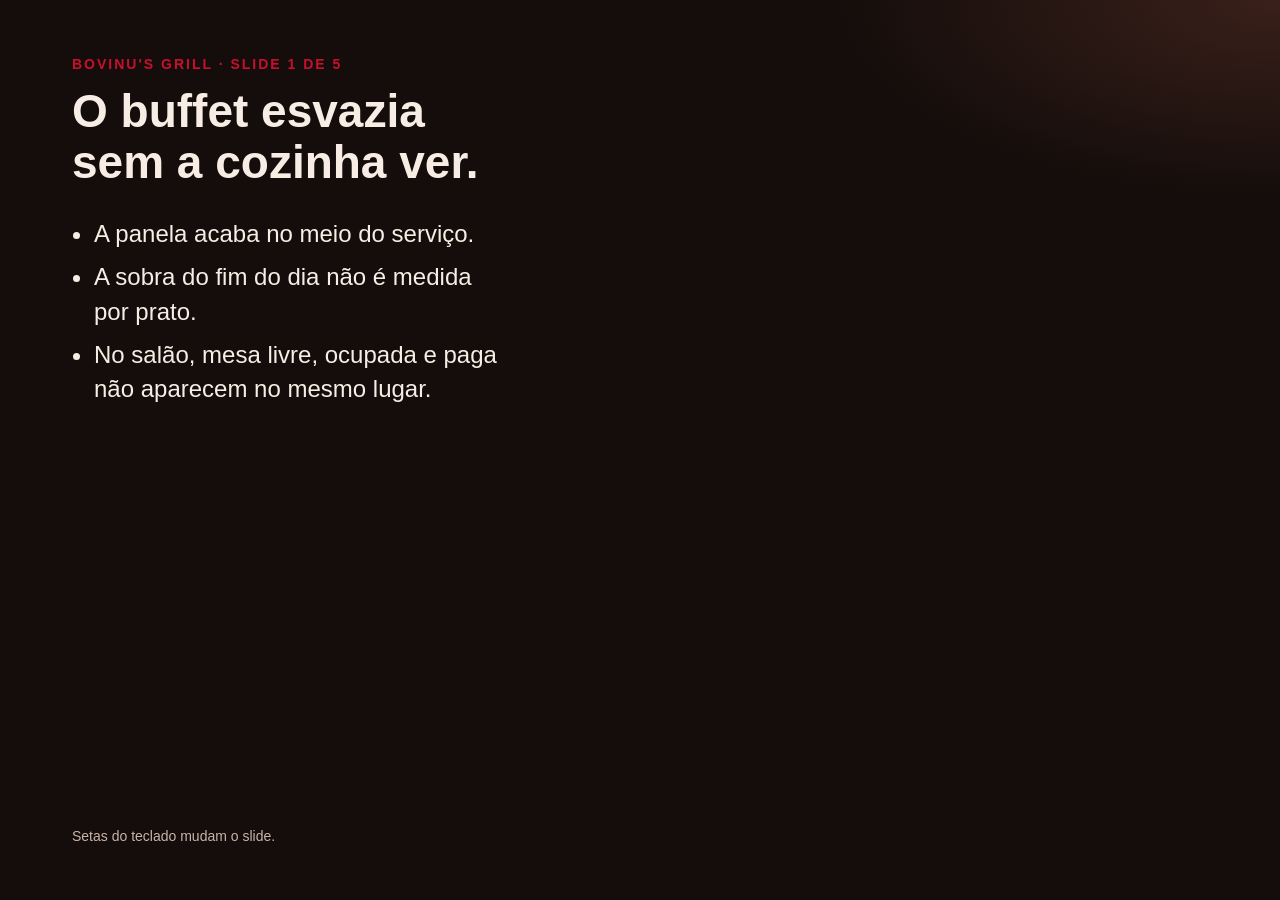
<file: entrega/apresentacao.html>
<!doctype html>
<html lang="pt-BR">
<head>
<meta charset="utf-8">
<meta name="viewport" content="width=device-width, initial-scale=1">
<title>BovinuScale · 5 slides</title>
<style>
  * { box-sizing:border-box; margin:0; padding:0; }
  body { background:#000; font-family:"Segoe UI",Arial,sans-serif; color:#f7ede4; }
  .slide { display:none; min-height:100vh; padding:56px 72px; background:
    radial-gradient(900px 400px at 100% 0%, #3a201a, transparent 50%), #140d0b; }
  .slide.on { display:flex; flex-direction:column; }
  .kicker { color:#C8102E; font-weight:900; letter-spacing:2px; font-size:14px; }
  h1 { font-size:46px; line-height:1.1; margin:14px 0 22px; max-width:16ch; }
  ul { font-size:24px; line-height:1.45; padding-left:22px; max-width:18em; }
  li { margin:8px 0; }
  .gold { color:#E8B04B; }
  .foot { margin-top:auto; color:#c9b4a8; font-size:14px; }
  .cols { display:grid; grid-template-columns:1.1fr .9fr; gap:36px; align-items:center; }
  .box { background:#2b1b17; border:1px solid #422a24; border-left:5px solid #C8102E; border-radius:12px; padding:16px 18px; margin:10px 0; font-size:20px; }
</style>
</head>
<body>
<section class="slide on">
  <div class="kicker">BOVINU'S GRILL · SLIDE 1 DE 5</div>
  <h1>O buffet esvazia sem a cozinha ver.</h1>
  <ul>
    <li>A panela acaba no meio do serviço.</li>
    <li>A sobra do fim do dia não é medida por prato.</li>
    <li>No salão, mesa livre, ocupada e paga não aparecem no mesmo lugar.</li>
  </ul>
  <p class="foot">Setas do teclado mudam o slide.</p>
</section>
<section class="slide">
  <div class="kicker">SLIDE 2 DE 5 · DESENVOLVIMENTO</div>
  <h1>Cinco passos até o sistema.</h1>
  <ul>
    <li>Servidor Python e banco SQLite.</li>
    <li>Peso da balança vira alimento disponível.</li>
    <li>Painel da cozinha, de 10 em 10 minutos.</li>
    <li>Relatório de consumo por balança.</li>
    <li>QR da mesa, caixa e alerta sonoro.</li>
  </ul>
  <p class="foot">Cada passo ficou utilizável antes do seguinte.</p>
</section>
<section class="slide">
  <div class="kicker">SLIDE 3 DE 5 · ESTRUTURA</div>
  <h1>Uma API, três telas.</h1>
  <div class="cols">
    <div>
      <div class="box">Balança e QR entram pela API.</div>
      <div class="box">O SQLite guarda panela, pesagem e mesa.</div>
      <div class="box">Cozinha, relatório, salão e caixa leem o mesmo dado.</div>
    </div>
    <div>
      <p class="gold" style="font-size:22px;font-weight:800;margin-bottom:8px">Arquivos</p>
      <ul style="font-size:20px">
        <li>server.py</li>
        <li>web/</li>
        <li>bovinus.db</li>
      </ul>
    </div>
  </div>
  <p class="foot">Diagrama completo no documento de detalhamento.</p>
</section>
<section class="slide">
  <div class="kicker">SLIDE 4 DE 5 · INTEGRAÇÃO</div>
  <h1>Cozinha, salão e caixa no mesmo fluxo.</h1>
  <ul>
    <li>A balança avisa a cozinha e alimenta o relatório.</li>
    <li>O QR do garçom marca a mesa como ocupada.</li>
    <li>O pagamento no caixa libera a mesa.</li>
    <li>O salão apita e a equipe limpa a mesa.</li>
  </ul>
  <p class="foot">Reposição de panela não entra como consumo.</p>
</section>
<section class="slide">
  <div class="kicker">SLIDE 5 DE 5 · APRESENTAÇÃO FINAL</div>
  <h1>O que a banca vê na prática.</h1>
  <ul>
    <li>Panela baixa vira alerta de repor agora.</li>
    <li>O dia fecha com quilos, porções e sobra.</li>
    <li>Mesa 21 ocupada no segundo do QR.</li>
    <li>Pagamento no caixa, apito no salão.</li>
  </ul>
  <p class="foot">BovinuScale · protótipo pronto para demonstração.</p>
</section>
<script>
  const slides = [...document.querySelectorAll(".slide")];
  let i = 0;
  function show(n){ i = (n + slides.length) % slides.length; slides.forEach((s,k)=>s.classList.toggle("on", k===i)); }
  document.addEventListener("keydown", (e)=>{
    if (e.key === "ArrowRight" || e.key === " ") show(i+1);
    if (e.key === "ArrowLeft") show(i-1);
  });
</script>
</body>
</html>
</file>
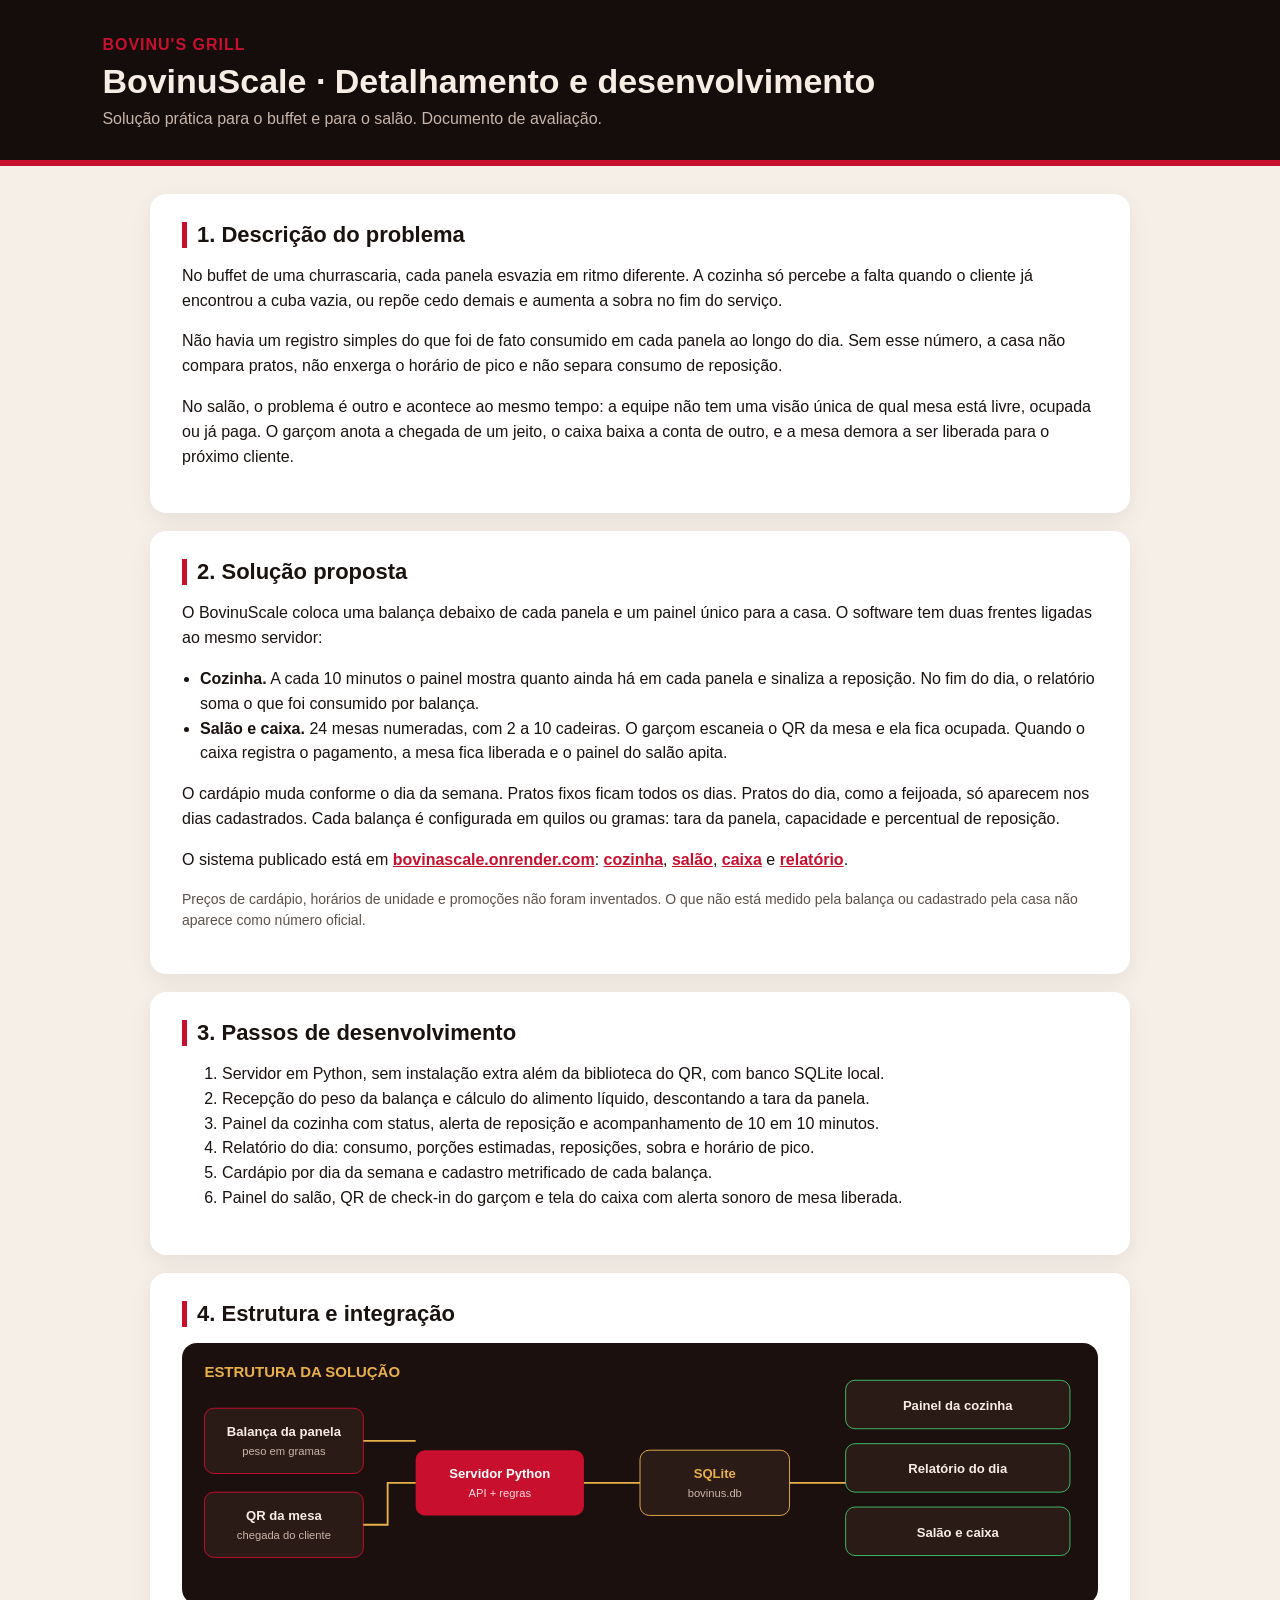
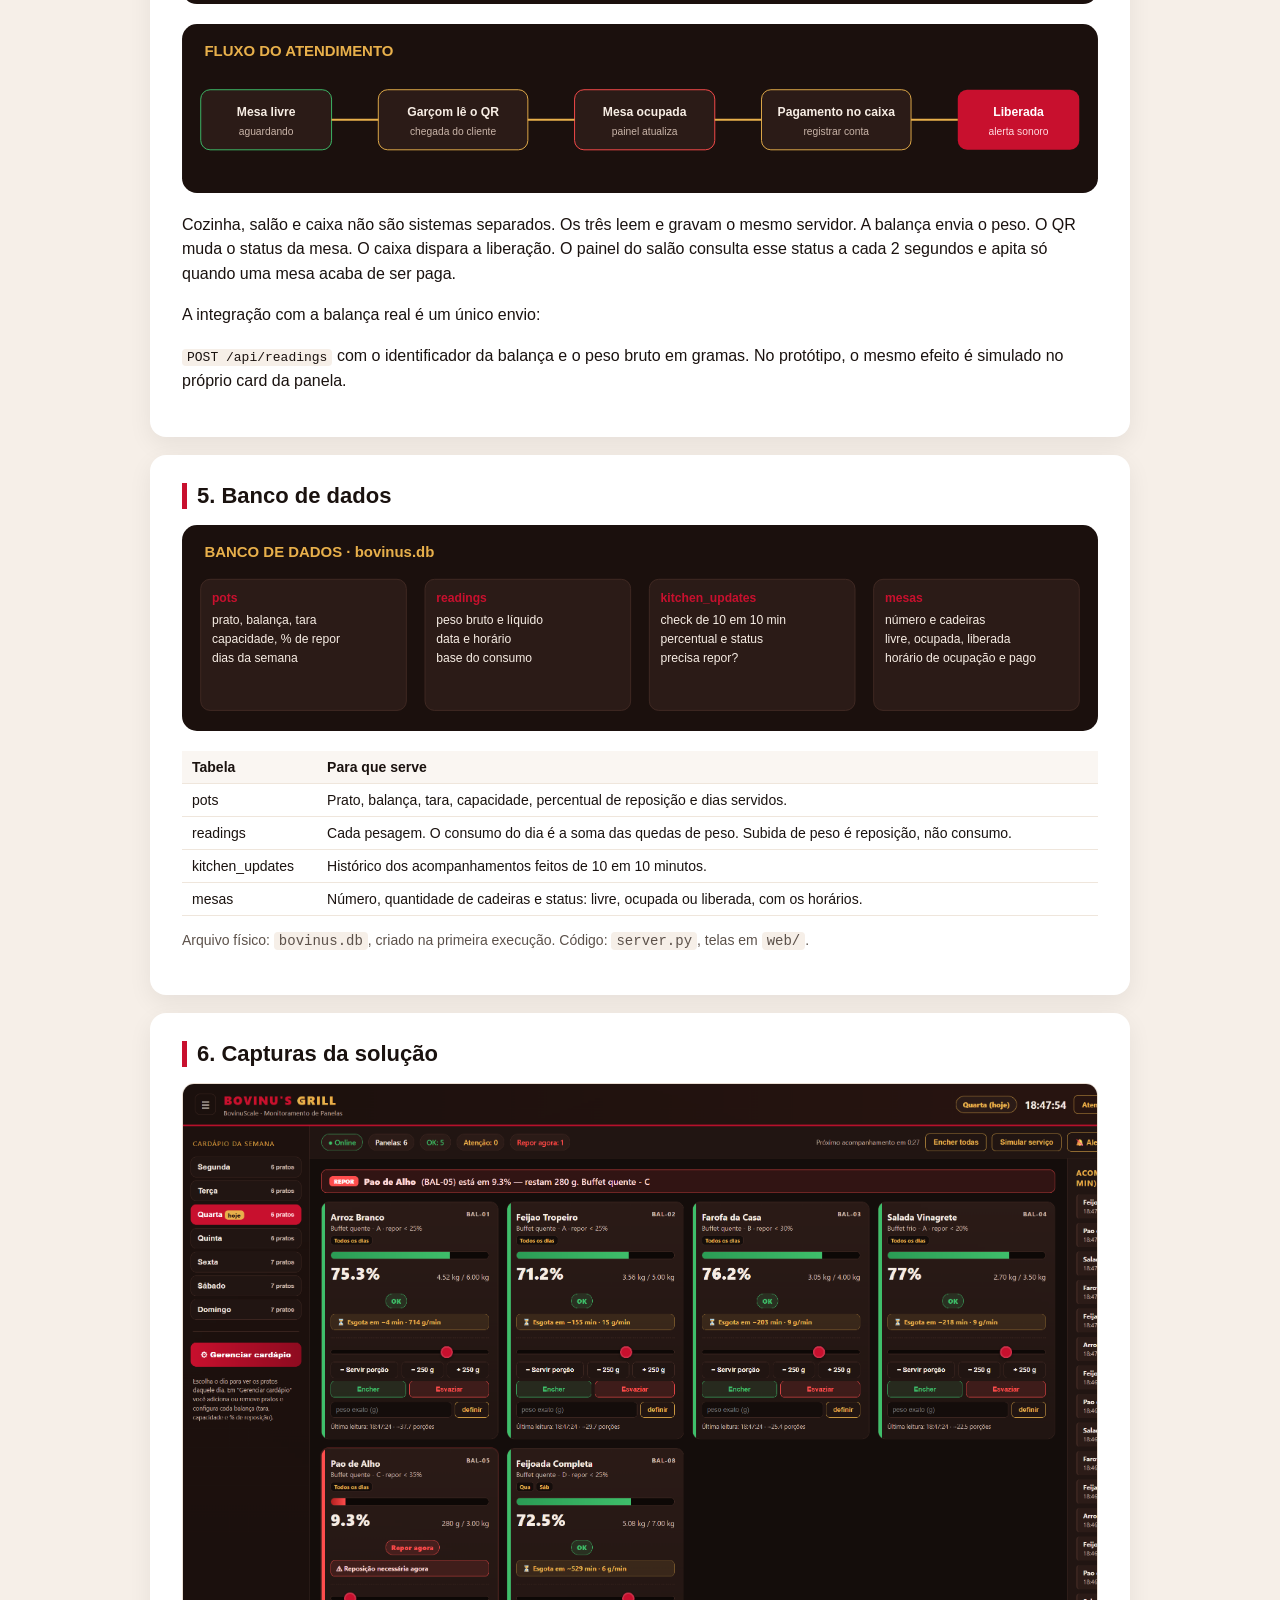
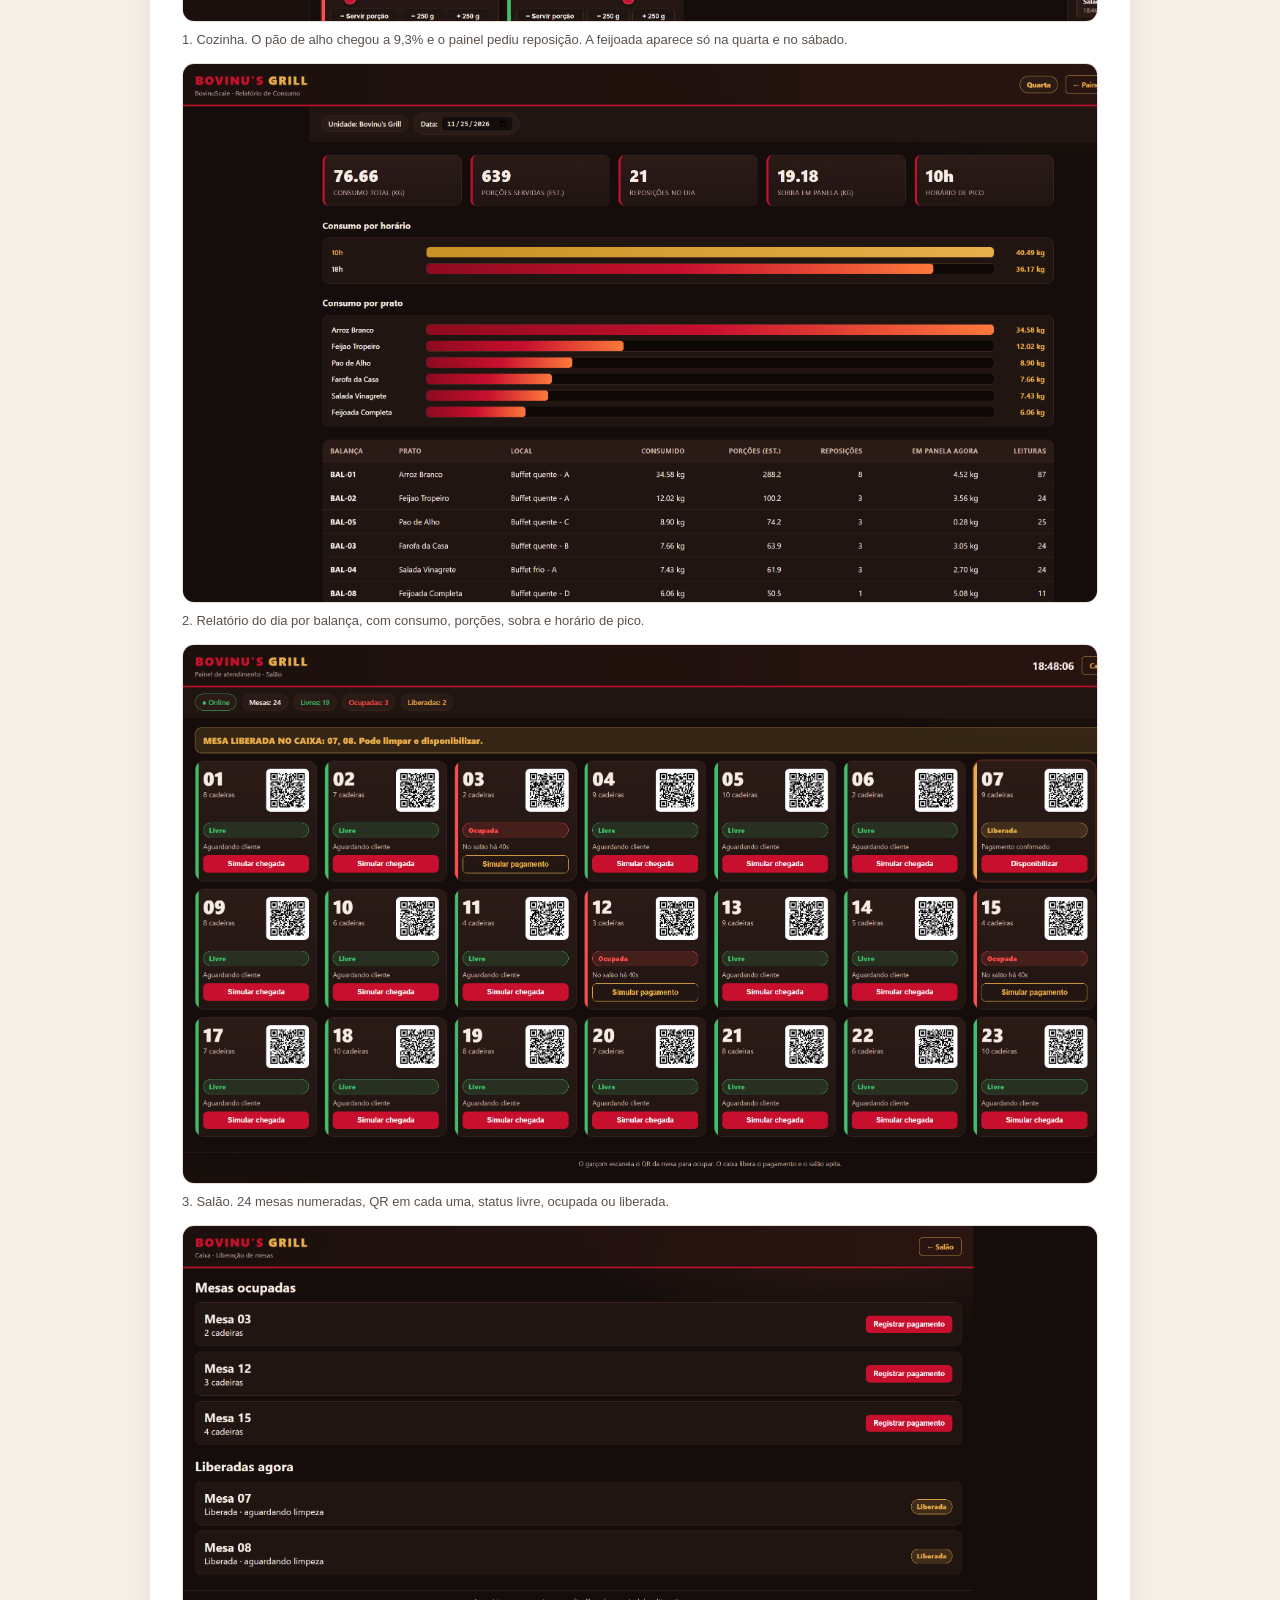
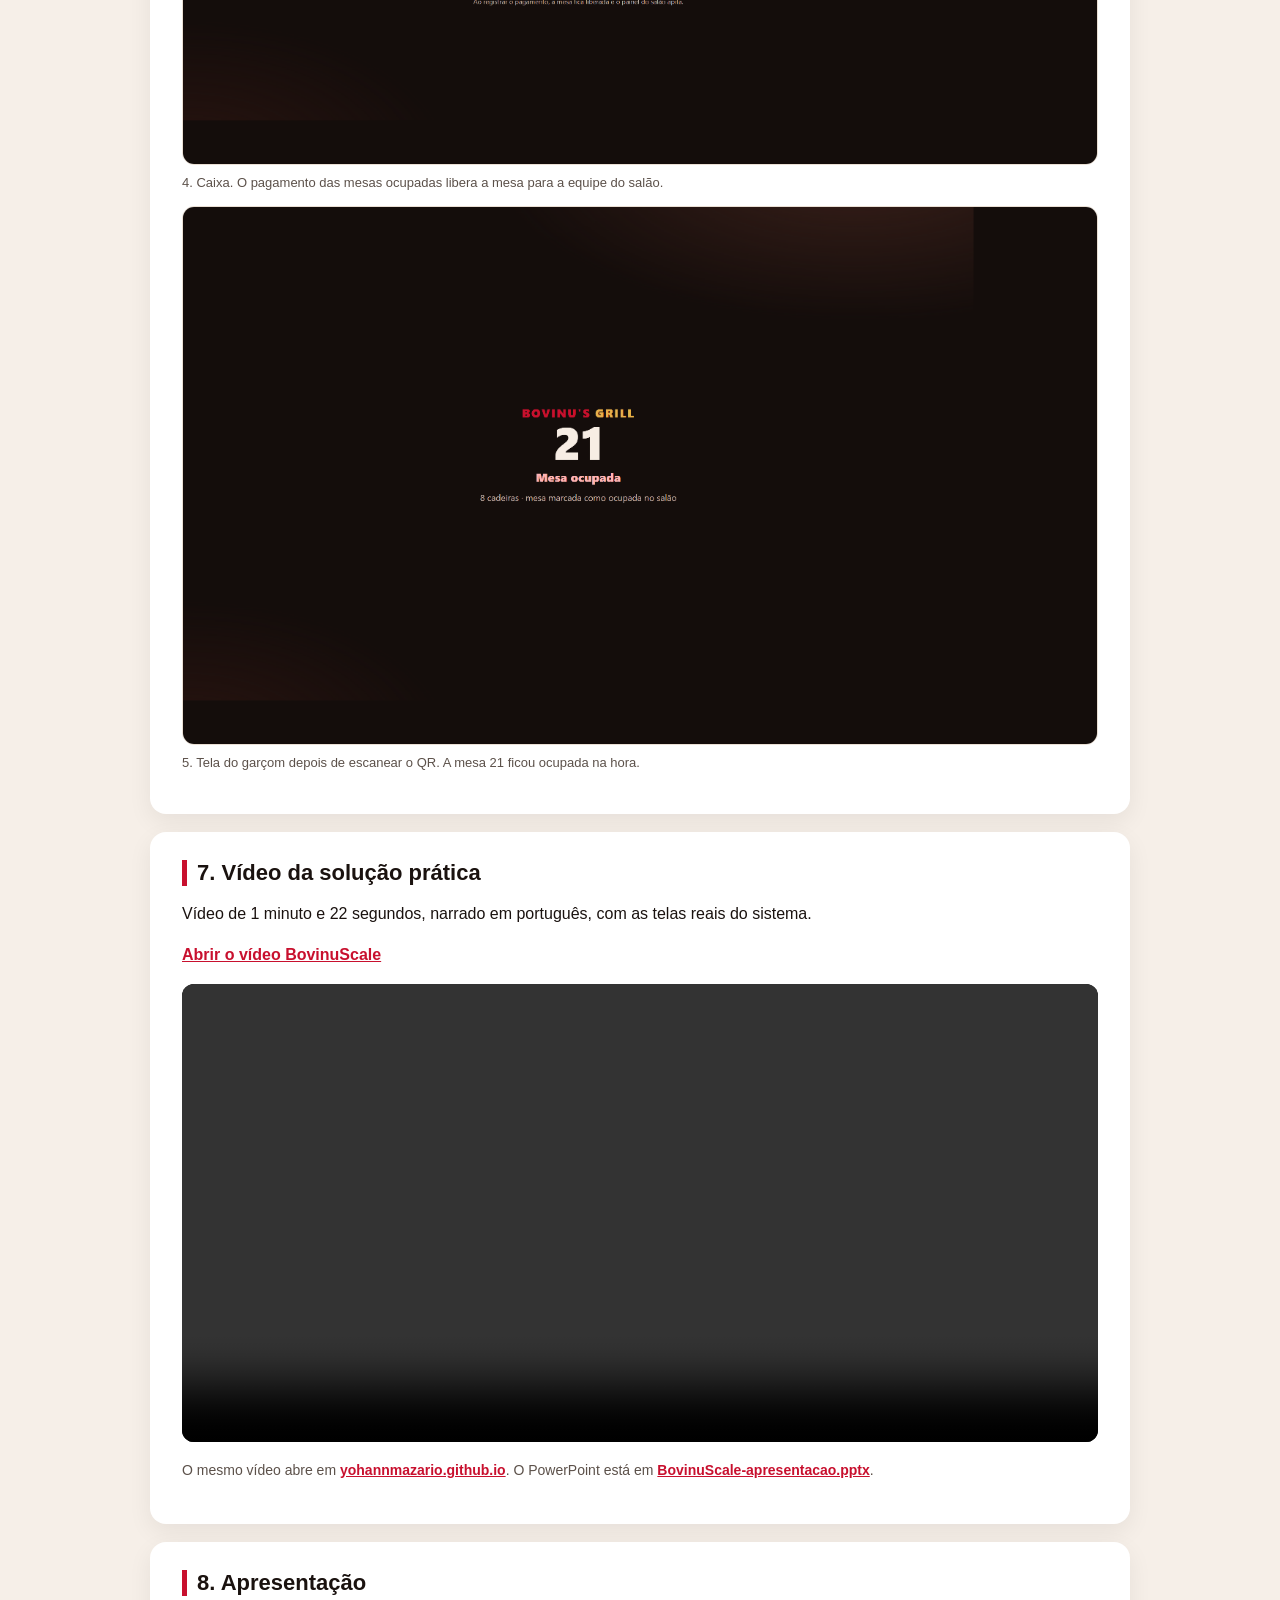
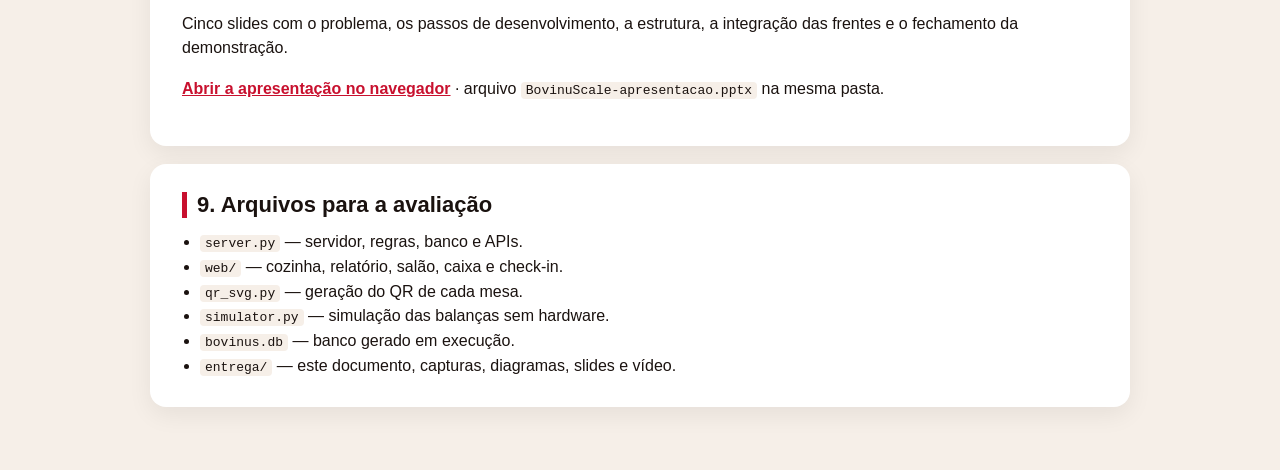
<file: entrega/detalhamento.html>
<!doctype html>
<html lang="pt-BR">
<head>
<meta charset="utf-8">
<meta name="viewport" content="width=device-width, initial-scale=1">
<title>BovinuScale · Detalhamento da solução</title>
<style>
  :root { --brand:#C8102E; --gold:#E8B04B; --ink:#1a120f; --muted:#5c514a; }
  * { box-sizing:border-box; }
  body { margin:0; font-family:"Segoe UI",Arial,sans-serif; color:var(--ink); background:#f6efe8; }
  header { background:#140d0b; color:#f7ede4; padding:36px 8vw 28px; border-bottom:6px solid var(--brand); }
  header .logo { color:var(--brand); font-weight:900; letter-spacing:1px; }
  header h1 { margin:8px 0 6px; font-size:34px; }
  header p { margin:0; color:#c9b4a8; }
  main { width:min(980px,92vw); margin:28px auto 64px; }
  section { background:#fff; border-radius:16px; padding:28px 32px; margin-bottom:18px; box-shadow:0 8px 24px #0001; }
  h2 { margin:0 0 12px; font-size:22px; border-left:5px solid var(--brand); padding-left:10px; }
  h3 { margin:18px 0 8px; font-size:16px; }
  p, li { line-height:1.55; }
  ul { margin:8px 0 0; padding-left:18px; }
  .muted { color:var(--muted); font-size:14px; }
  figure { margin:16px 0; }
  img.shot { width:100%; border-radius:12px; border:1px solid #eadfd4; }
  figcaption { font-size:13px; color:var(--muted); margin-top:6px; }
  table { width:100%; border-collapse:collapse; font-size:14px; }
  th, td { text-align:left; padding:8px 10px; border-bottom:1px solid #efe6dc; vertical-align:top; }
  th { background:#faf6f2; }
  a { color:var(--brand); font-weight:700; }
  code { background:#f6efe8; padding:1px 5px; border-radius:4px; }
  .video { width:100%; border-radius:12px; background:#000; }
</style>
</head>
<body>
<header>
  <div class="logo">BOVINU'S GRILL</div>
  <h1>BovinuScale · Detalhamento e desenvolvimento</h1>
  <p>Solução prática para o buffet e para o salão. Documento de avaliação.</p>
</header>
<main>

<section>
  <h2>1. Descrição do problema</h2>
  <p>No buffet de uma churrascaria, cada panela esvazia em ritmo diferente. A cozinha só percebe a falta quando o cliente já encontrou a cuba vazia, ou repõe cedo demais e aumenta a sobra no fim do serviço.</p>
  <p>Não havia um registro simples do que foi de fato consumido em cada panela ao longo do dia. Sem esse número, a casa não compara pratos, não enxerga o horário de pico e não separa consumo de reposição.</p>
  <p>No salão, o problema é outro e acontece ao mesmo tempo: a equipe não tem uma visão única de qual mesa está livre, ocupada ou já paga. O garçom anota a chegada de um jeito, o caixa baixa a conta de outro, e a mesa demora a ser liberada para o próximo cliente.</p>
</section>

<section>
  <h2>2. Solução proposta</h2>
  <p>O BovinuScale coloca uma balança debaixo de cada panela e um painel único para a casa. O software tem duas frentes ligadas ao mesmo servidor:</p>
  <ul>
    <li><strong>Cozinha.</strong> A cada 10 minutos o painel mostra quanto ainda há em cada panela e sinaliza a reposição. No fim do dia, o relatório soma o que foi consumido por balança.</li>
    <li><strong>Salão e caixa.</strong> 24 mesas numeradas, com 2 a 10 cadeiras. O garçom escaneia o QR da mesa e ela fica ocupada. Quando o caixa registra o pagamento, a mesa fica liberada e o painel do salão apita.</li>
  </ul>
  <p>O cardápio muda conforme o dia da semana. Pratos fixos ficam todos os dias. Pratos do dia, como a feijoada, só aparecem nos dias cadastrados. Cada balança é configurada em quilos ou gramas: tara da panela, capacidade e percentual de reposição.</p>
  <p>O sistema publicado está em <a href="https://bovinascale.onrender.com/">bovinascale.onrender.com</a>: <a href="https://bovinascale.onrender.com/">cozinha</a>, <a href="https://bovinascale.onrender.com/atendimento.html">salão</a>, <a href="https://bovinascale.onrender.com/caixa.html">caixa</a> e <a href="https://bovinascale.onrender.com/report.html">relatório</a>.</p>
  <p class="muted">Preços de cardápio, horários de unidade e promoções não foram inventados. O que não está medido pela balança ou cadastrado pela casa não aparece como número oficial.</p>
</section>

<section>
  <h2>3. Passos de desenvolvimento</h2>
  <ol>
    <li>Servidor em Python, sem instalação extra além da biblioteca do QR, com banco SQLite local.</li>
    <li>Recepção do peso da balança e cálculo do alimento líquido, descontando a tara da panela.</li>
    <li>Painel da cozinha com status, alerta de reposição e acompanhamento de 10 em 10 minutos.</li>
    <li>Relatório do dia: consumo, porções estimadas, reposições, sobra e horário de pico.</li>
    <li>Cardápio por dia da semana e cadastro metrificado de cada balança.</li>
    <li>Painel do salão, QR de check-in do garçom e tela do caixa com alerta sonoro de mesa liberada.</li>
  </ol>
</section>

<section>
  <h2>4. Estrutura e integração</h2>
  <figure><img src="diagramas/arquitetura.svg" alt="Arquitetura do BovinuScale"></figure>
  <figure><img src="diagramas/fluxo-salao.svg" alt="Fluxo de atendimento das mesas"></figure>
  <p>Cozinha, salão e caixa não são sistemas separados. Os três leem e gravam o mesmo servidor. A balança envia o peso. O QR muda o status da mesa. O caixa dispara a liberação. O painel do salão consulta esse status a cada 2 segundos e apita só quando uma mesa acaba de ser paga.</p>
  <p>A integração com a balança real é um único envio:</p>
  <p><code>POST /api/readings</code> com o identificador da balança e o peso bruto em gramas. No protótipo, o mesmo efeito é simulado no próprio card da panela.</p>
</section>

<section>
  <h2>5. Banco de dados</h2>
  <figure><img src="diagramas/banco.svg" alt="Tabelas do banco"></figure>
  <table>
    <thead><tr><th>Tabela</th><th>Para que serve</th></tr></thead>
    <tbody>
      <tr><td>pots</td><td>Prato, balança, tara, capacidade, percentual de reposição e dias servidos.</td></tr>
      <tr><td>readings</td><td>Cada pesagem. O consumo do dia é a soma das quedas de peso. Subida de peso é reposição, não consumo.</td></tr>
      <tr><td>kitchen_updates</td><td>Histórico dos acompanhamentos feitos de 10 em 10 minutos.</td></tr>
      <tr><td>mesas</td><td>Número, quantidade de cadeiras e status: livre, ocupada ou liberada, com os horários.</td></tr>
    </tbody>
  </table>
  <p class="muted">Arquivo físico: <code>bovinus.db</code>, criado na primeira execução. Código: <code>server.py</code>, telas em <code>web/</code>.</p>
</section>

<section>
  <h2>6. Capturas da solução</h2>
  <figure>
    <img class="shot" src="capturas/01-cozinha.png" alt="Painel da cozinha">
    <figcaption>1. Cozinha. O pão de alho chegou a 9,3% e o painel pediu reposição. A feijoada aparece só na quarta e no sábado.</figcaption>
  </figure>
  <figure>
    <img class="shot" src="capturas/02-relatorio.png" alt="Relatório do dia">
    <figcaption>2. Relatório do dia por balança, com consumo, porções, sobra e horário de pico.</figcaption>
  </figure>
  <figure>
    <img class="shot" src="capturas/03-atendimento.png" alt="Painel do salão">
    <figcaption>3. Salão. 24 mesas numeradas, QR em cada uma, status livre, ocupada ou liberada.</figcaption>
  </figure>
  <figure>
    <img class="shot" src="capturas/04-caixa.png" alt="Tela do caixa">
    <figcaption>4. Caixa. O pagamento das mesas ocupadas libera a mesa para a equipe do salão.</figcaption>
  </figure>
  <figure>
    <img class="shot" src="capturas/05-checkin.png" alt="Check-in pelo QR">
    <figcaption>5. Tela do garçom depois de escanear o QR. A mesa 21 ficou ocupada na hora.</figcaption>
  </figure>
</section>

<section>
  <h2>7. Vídeo da solução prática</h2>
  <p>Vídeo de 1 minuto e 22 segundos, narrado em português, com as telas reais do sistema.</p>
  <p><a href="bovinascale-demo.mp4">Abrir o vídeo BovinuScale</a></p>
  <video class="video" controls src="bovinascale-demo.mp4"></video>
  <p class="muted">O mesmo vídeo abre em <a href="https://yohannmazario.github.io/bovinascale/entrega/bovinascale-demo.mp4">yohannmazario.github.io</a>. O PowerPoint está em <a href="BovinuScale-apresentacao.pptx">BovinuScale-apresentacao.pptx</a>.</p>
</section>

<section>
  <h2>8. Apresentação</h2>
  <p>Cinco slides com o problema, os passos de desenvolvimento, a estrutura, a integração das frentes e o fechamento da demonstração.</p>
  <p><a href="apresentacao.html">Abrir a apresentação no navegador</a> · arquivo <code>BovinuScale-apresentacao.pptx</code> na mesma pasta.</p>
</section>

<section>
  <h2>9. Arquivos para a avaliação</h2>
  <ul>
    <li><code>server.py</code> — servidor, regras, banco e APIs.</li>
    <li><code>web/</code> — cozinha, relatório, salão, caixa e check-in.</li>
    <li><code>qr_svg.py</code> — geração do QR de cada mesa.</li>
    <li><code>simulator.py</code> — simulação das balanças sem hardware.</li>
    <li><code>bovinus.db</code> — banco gerado em execução.</li>
    <li><code>entrega/</code> — este documento, capturas, diagramas, slides e vídeo.</li>
  </ul>
</section>

</main>
</body>
</html>
</file>
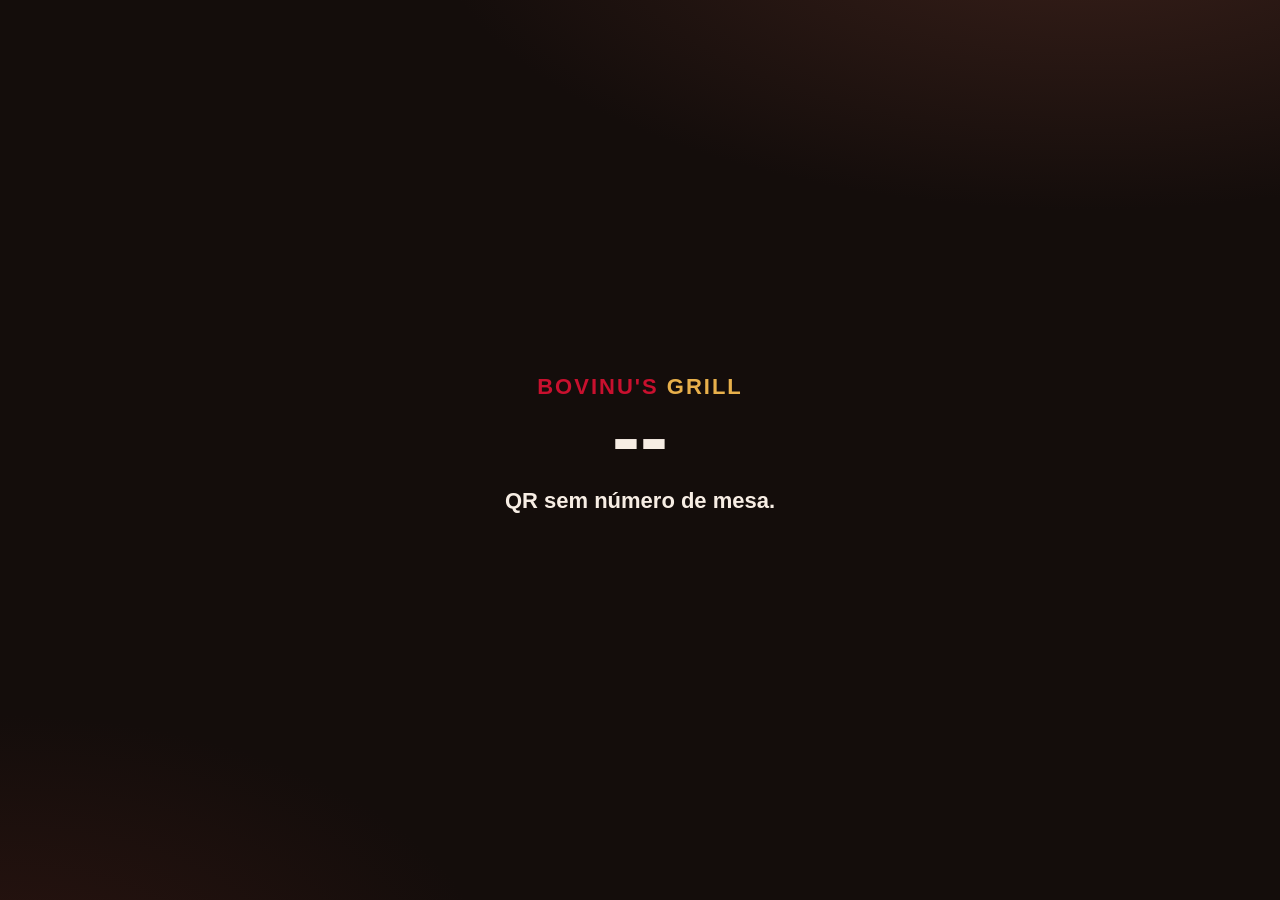
<file: web/checkin.html>
<!doctype html>
<html lang="pt-BR">
<head>
  <meta charset="utf-8">
  <meta name="viewport" content="width=device-width, initial-scale=1">
  <title>Check-in da mesa · Bovinu's Grill</title>
  <link rel="icon" href="favicon.svg" type="image/svg+xml">
  <link rel="stylesheet" href="styles.css">
</head>
<body class="floor">
  <div class="checkin">
    <div class="box">
      <div class="logo">BOVINU'S <b>GRILL</b></div>
      <div class="big" id="num">--</div>
      <div class="state" id="state">Lendo mesa…</div>
      <p id="detail" style="color:var(--muted)"></p>
    </div>
  </div>
  <script src="checkin.js"></script>
</body>
</html>
</file>
<file: web/styles.css>
:root{
  /* Identidade Bovinu's Grill */
  --brand:#C8102E;        /* vermelho churrasco */
  --brand-dark:#8E0B20;
  --gold:#E8B04B;         /* dourado grelha */
  --ember:#ff7a3c;        /* brasa */
  --ink:#140d0b;
  --panel:#211512;
  --panel-2:#2b1b17;
  --line:#422a24;
  --muted:#c9b4a8;
  --cream:#f7ede4;
  --ok:#3fbf6b;
  --warn:#E8B04B;
  --danger:#ff4d4d;
  --side-w:230px;
}
*{box-sizing:border-box;margin:0;padding:0}
body{
  font-family:-apple-system,"Segoe UI",Roboto,Helvetica,Arial,sans-serif;
  background:
    radial-gradient(1100px 500px at 85% -10%, #3a201a, transparent 60%),
    radial-gradient(900px 500px at 0% 110%, #2a1410, transparent 55%),
    #140d0b;
  color:var(--cream);
  min-height:100vh;
  display:grid;
  grid-template-columns:var(--side-w) 1fr 300px;
  grid-template-rows:auto auto 1fr auto;
  grid-template-areas:
    "top   top    top"
    "side  status status"
    "side  main   feed"
    "side  foot   foot";
  transition:grid-template-columns .25s ease;
}
body.side-collapsed{--side-w:0px}

/* Topbar */
.topbar{
  grid-area:top;
  display:flex;align-items:center;justify-content:space-between;
  padding:14px 22px;border-bottom:3px solid var(--brand);
  background:linear-gradient(90deg,#1b100d,#2a1511);
}
.top-left{display:flex;align-items:center;gap:14px}
.burger{
  background:transparent;border:1px solid var(--line);color:var(--cream);
  width:38px;height:38px;border-radius:9px;font-size:18px;cursor:pointer;
}
.burger:hover{border-color:var(--brand);color:var(--brand)}
.brand{display:flex;flex-direction:column;gap:2px}
.logo{font-weight:900;letter-spacing:2px;font-size:22px;color:var(--brand)}
.logo b{color:var(--gold)}
.sub{font-size:11px;color:var(--muted);letter-spacing:.5px}
.top-actions{display:flex;align-items:center;gap:14px}
.daybadge{
  background:var(--panel-2);border:1px solid var(--gold);color:var(--gold);
  padding:6px 12px;border-radius:999px;font-size:13px;font-weight:800;
}
.clock{font-variant-numeric:tabular-nums;font-size:19px;font-weight:700}

/* Sidebar */
.sidebar{
  grid-area:side;overflow:hidden;
  background:linear-gradient(180deg,#1d110e,#170f0c);
  border-right:1px solid var(--line);
  padding:18px 14px;display:flex;flex-direction:column;gap:8px;
}
body.side-collapsed .sidebar{border-right:none;padding:18px 0}
.side-title{font-size:12px;text-transform:uppercase;letter-spacing:1.2px;color:var(--gold);margin:6px 4px 8px}
.day-list{display:flex;flex-direction:column;gap:6px}
.day-btn{
  display:flex;align-items:center;justify-content:space-between;
  background:var(--panel);border:1px solid var(--line);color:var(--cream);
  border-radius:10px;padding:10px 12px;font-size:14px;font-weight:600;
  cursor:pointer;text-align:left;white-space:nowrap;
}
.day-btn:hover{border-color:var(--brand)}
.day-btn.active{background:var(--brand);border-color:var(--brand);color:#fff}
.day-btn .today-tag{font-size:10px;background:var(--gold);color:#2a1511;
  padding:1px 6px;border-radius:6px;font-weight:800}
.day-btn .cnt{font-size:11px;color:var(--muted)}
.day-btn.active .cnt{color:#ffd9de}
.side-divider{height:1px;background:var(--line);margin:12px 4px}
.manage-btn{
  background:linear-gradient(90deg,var(--brand),var(--brand-dark));
  color:#fff;border:none;border-radius:10px;padding:12px;font-weight:800;
  cursor:pointer;font-size:14px;
}
.manage-btn:hover{filter:brightness(1.1)}
.side-note{font-size:11px;color:var(--muted);margin:10px 4px;line-height:1.5}

/* Statusbar */
.statusbar{
  grid-area:status;display:flex;align-items:center;gap:10px;flex-wrap:wrap;
  padding:12px 22px;background:var(--panel);border-bottom:1px solid var(--line);
}
.pill{background:var(--panel-2);border:1px solid var(--line);
  padding:6px 12px;border-radius:999px;font-size:13px;font-weight:600}
.pill.ok{color:var(--ok)} .pill.warn{color:var(--warn)} .pill.danger{color:var(--danger)}
.pill.conn.ok{border-color:var(--ok)}
.pill.conn.danger{border-color:var(--danger);animation:pulse 1.6s infinite}
.spacer{flex:1}
.next-check{font-size:12px;color:var(--muted)}
.btn{background:var(--brand);color:#fff;border:none;border-radius:8px;
  padding:8px 14px;font-weight:700;cursor:pointer;font-size:13px}
.btn:hover{background:var(--brand-dark)}
.btn.ghost{background:transparent;border:1px solid var(--gold);color:var(--gold);text-decoration:none}

/* Main */
main{grid-area:main;padding:20px 22px;overflow:auto}
.alerts{display:flex;flex-direction:column;gap:8px;margin-bottom:16px}
.alert{display:flex;align-items:center;gap:10px;
  background:rgba(255,77,77,.12);border:1px solid var(--danger);
  color:#ffd9d9;border-radius:10px;padding:10px 14px;font-weight:600}
.alert .tag{background:var(--danger);color:#fff;border-radius:6px;padding:2px 8px;font-size:11px;font-weight:800}

.grid{display:grid;grid-template-columns:repeat(auto-fill,minmax(260px,1fr));gap:16px}
.card{background:linear-gradient(180deg,var(--panel-2),var(--panel));
  border:1px solid var(--line);border-radius:14px;padding:16px;position:relative;overflow:hidden}
.card .edge{position:absolute;left:0;top:0;bottom:0;width:6px}
.card h2{font-size:16px;margin-bottom:2px}
.card .loc{font-size:12px;color:var(--muted);margin-bottom:6px}
.card .days{display:flex;flex-wrap:wrap;gap:4px;margin-bottom:12px}
.card .days span{font-size:10px;background:var(--ink);border:1px solid var(--line);
  color:var(--gold);padding:1px 6px;border-radius:5px;font-weight:700}
.card .scale-id{position:absolute;top:14px;right:14px;font-size:11px;color:var(--muted);font-weight:700;letter-spacing:1px}

.bar{height:14px;background:#0d0806;border-radius:8px;overflow:hidden;border:1px solid var(--line)}
.bar > span{display:block;height:100%;transition:width .5s ease}
.metrics{display:flex;justify-content:space-between;align-items:baseline;margin-top:10px}
.pct{font-size:30px;font-weight:900;line-height:1}
.grams{font-size:13px;color:var(--muted)}
.badge{display:inline-block;margin-top:12px;padding:5px 10px;border-radius:999px;
  font-size:12px;font-weight:800;letter-spacing:.4px}
.badge.OK{background:rgba(63,191,107,.15);color:var(--ok);border:1px solid var(--ok)}
.badge.ATENCAO{background:rgba(232,176,75,.15);color:var(--warn);border:1px solid var(--warn)}
.badge.REPOR_AGORA,.badge.VAZIA{background:rgba(255,77,77,.15);color:var(--danger);border:1px solid var(--danger)}
.badge.SEM_LEITURA{background:var(--panel);color:var(--muted);border:1px solid var(--line)}
.last{font-size:11px;color:var(--muted);margin-top:8px}

/* Mini-grafico + previsao */
.trendrow{display:flex;align-items:center;gap:10px;margin-top:10px}
.spark{width:90px;height:28px;flex:0 0 auto}
.spark polyline{fill:none;stroke:var(--gold);stroke-width:1.8;
  stroke-linejoin:round;stroke-linecap:round;vector-effect:non-scaling-stroke}
.forecast{margin-top:10px;font-size:12px;font-weight:700;color:var(--gold);
  background:rgba(232,176,75,.1);border:1px solid rgba(232,176,75,.4);
  border-radius:8px;padding:6px 10px}
.forecast.danger{color:#ffd9d9;background:rgba(255,77,77,.12);border-color:var(--danger)}

/* Peso exato */
.exact{display:flex;gap:6px;margin-top:8px}
.exact-input{flex:1;background:var(--ink);border:1px solid var(--line);color:var(--cream);
  border-radius:7px;padding:7px 9px;font-size:12px}
.exact-input:focus{outline:none;border-color:var(--brand)}
.exact button{background:var(--panel);color:var(--gold);border:1px solid var(--gold);
  border-radius:7px;padding:7px 12px;font-size:12px;font-weight:700;cursor:pointer}
.exact button:hover{background:var(--gold);color:#2a1511}

/* Toasts */
.toasts{position:fixed;right:18px;bottom:18px;display:flex;flex-direction:column;gap:10px;z-index:60}
.toast{background:var(--panel);border:1px solid var(--danger);border-left:5px solid var(--danger);
  border-radius:10px;padding:12px 16px;min-width:240px;box-shadow:0 8px 24px #000a;
  opacity:0;transform:translateX(30px);transition:all .3s ease}
.toast.show{opacity:1;transform:translateX(0)}
.toast .tt{font-weight:800;color:var(--danger);font-size:13px}
.toast .tm{font-size:12px;color:var(--cream);margin-top:3px}

.fill-OK{background:linear-gradient(90deg,#2b9c55,#3fbf6b)}
.fill-ATENCAO{background:linear-gradient(90deg,#c99224,#E8B04B)}
.fill-REPOR_AGORA,.fill-VAZIA{background:linear-gradient(90deg,#b11f1f,#ff4d4d)}
.edge-OK{background:var(--ok)}.edge-ATENCAO{background:var(--warn)}
.edge-REPOR_AGORA,.edge-VAZIA{background:var(--danger)}.edge-SEM_LEITURA{background:var(--line)}
.needs-refill{animation:pulse 1.6s infinite}
@keyframes pulse{0%,100%{box-shadow:0 0 0 0 rgba(255,77,77,0)}50%{box-shadow:0 0 0 3px rgba(255,77,77,.35)}}

/* Controles de simulacao da balanca */
.sim{margin-top:14px;border-top:1px dashed var(--line);padding-top:12px}
.slider{-webkit-appearance:none;appearance:none;width:100%;height:8px;border-radius:6px;
  background:#0d0806;border:1px solid var(--line);outline:none;cursor:pointer}
.slider::-webkit-slider-thumb{-webkit-appearance:none;appearance:none;width:22px;height:22px;
  border-radius:50%;background:var(--brand);border:3px solid #fff2;cursor:grab;box-shadow:0 2px 6px #0008}
.slider::-webkit-slider-thumb:active{cursor:grabbing;transform:scale(1.1)}
.slider::-moz-range-thumb{width:20px;height:20px;border-radius:50%;background:var(--brand);border:3px solid #fff2;cursor:grab}
.sim-btns{display:flex;flex-wrap:wrap;gap:6px;margin-top:10px}
.sim-btns button{flex:1 1 auto;background:var(--panel);color:var(--cream);
  border:1px solid var(--line);border-radius:7px;padding:7px 8px;font-size:12px;font-weight:700;cursor:pointer;white-space:nowrap}
.sim-btns button:hover{border-color:var(--brand);color:var(--ember)}
.sim-btns button.accent{background:rgba(63,191,107,.12);border-color:var(--ok);color:var(--ok)}
.sim-btns button.danger{background:rgba(255,77,77,.12);border-color:var(--danger);color:var(--danger)}

/* Feed */
.feed{grid-area:feed;background:var(--panel);border-left:1px solid var(--line);padding:16px;overflow:auto}
.feed h3{font-size:14px;color:var(--gold);margin-bottom:12px;text-transform:uppercase;letter-spacing:1px}
.feed ul{list-style:none;display:flex;flex-direction:column;gap:8px}
.feed li{font-size:12px;border-left:3px solid var(--line);padding:6px 10px;background:var(--panel-2);border-radius:6px}
.feed li.refill{border-left-color:var(--danger)}
.feed li .t{color:var(--muted);font-size:11px}

.empty{color:var(--muted);text-align:center;padding:40px;font-size:14px}
code{background:#0d0806;padding:2px 6px;border-radius:5px;color:var(--gold)}
.foot{grid-area:foot;padding:12px 22px;border-top:1px solid var(--line);color:var(--muted);font-size:12px;text-align:center}

/* Modal gerenciar cardapio */
.modal-overlay{position:fixed;inset:0;background:rgba(8,5,4,.7);backdrop-filter:blur(3px);
  display:none;align-items:center;justify-content:center;z-index:50;padding:24px}
.modal-overlay.open{display:flex}
.modal{background:var(--panel);border:1px solid var(--line);border-top:4px solid var(--brand);
  border-radius:16px;width:min(920px,100%);max-height:90vh;overflow:auto;padding:0}
.modal-head{display:flex;align-items:center;justify-content:space-between;
  padding:18px 22px;border-bottom:1px solid var(--line);position:sticky;top:0;background:var(--panel)}
.modal-head h2{font-size:18px;color:var(--gold)}
.modal-x{background:transparent;border:none;color:var(--muted);font-size:24px;cursor:pointer}
.modal-x:hover{color:var(--brand)}
.modal-body{padding:22px;display:grid;grid-template-columns:1fr 1fr;gap:24px}
@media(max-width:760px){.modal-body{grid-template-columns:1fr}}
.form-card{background:var(--panel-2);border:1px solid var(--line);border-radius:12px;padding:16px}
.form-card h3{font-size:14px;color:var(--ember);margin-bottom:14px;text-transform:uppercase;letter-spacing:.5px}
.field{margin-bottom:12px}
.field label{display:block;font-size:12px;color:var(--muted);margin-bottom:5px;font-weight:600}
.field input,.field select{width:100%;background:var(--ink);border:1px solid var(--line);
  color:var(--cream);border-radius:8px;padding:9px 10px;font-size:14px}
.field input:focus,.field select:focus{outline:none;border-color:var(--brand)}
.row2{display:flex;gap:10px}
.row2 > *{flex:1}
.inline-unit{display:flex;gap:8px}
.inline-unit input{flex:2}.inline-unit select{flex:1}
.daychips{display:flex;flex-wrap:wrap;gap:6px}
.daychip{background:var(--ink);border:1px solid var(--line);color:var(--cream);
  border-radius:8px;padding:7px 10px;font-size:13px;font-weight:700;cursor:pointer}
.daychip.on{background:var(--brand);border-color:var(--brand);color:#fff}
.form-actions{display:flex;gap:10px;margin-top:8px}
.btn-wide{width:100%;padding:12px;font-size:14px}
.dish-list{display:flex;flex-direction:column;gap:8px}
.dish-row{display:flex;align-items:center;justify-content:space-between;gap:10px;
  background:var(--panel-2);border:1px solid var(--line);border-radius:10px;padding:10px 12px}
.dish-row .info{min-width:0}
.dish-row .info b{font-size:14px}
.dish-row .info .meta{font-size:11px;color:var(--muted);margin-top:3px}
.dish-row .info .meta .d{color:var(--gold)}
.dish-actions{display:flex;gap:6px;flex-shrink:0}
.mini{border:1px solid var(--line);background:var(--ink);color:var(--cream);
  border-radius:7px;padding:6px 10px;font-size:12px;font-weight:700;cursor:pointer}
.mini:hover{border-color:var(--brand)}
.mini.del{color:var(--danger);border-color:var(--danger)}
.msg{font-size:13px;padding:8px 10px;border-radius:8px;margin-bottom:10px;display:none}
.msg.ok{display:block;background:rgba(63,191,107,.15);color:var(--ok);border:1px solid var(--ok)}
.msg.err{display:block;background:rgba(255,77,77,.15);color:var(--danger);border:1px solid var(--danger)}

/* Relatorio */
.report-wrap{grid-area:main;padding:24px}
.chart{background:var(--panel);border:1px solid var(--line);border-radius:12px;padding:16px;margin-bottom:24px;display:flex;flex-direction:column;gap:10px}
.chart-row{display:flex;align-items:center;gap:12px}
.chart-label{flex:0 0 160px;font-size:13px;font-weight:600;white-space:nowrap;overflow:hidden;text-overflow:ellipsis}
.chart-track{flex:1;background:#0d0806;border:1px solid var(--line);border-radius:6px;height:20px;overflow:hidden}
.chart-bar{height:100%;background:linear-gradient(90deg,var(--brand-dark),var(--brand),var(--ember));border-radius:6px;transition:width .5s ease}
.chart-val{flex:0 0 80px;text-align:right;font-size:13px;font-variant-numeric:tabular-nums;color:var(--gold);font-weight:700}
.chart-row.peak .chart-bar{background:linear-gradient(90deg,#c99224,var(--gold))}
.chart-row.peak .chart-label{color:var(--gold)}
/* Painel de atendimento */
body.floor{display:flex;flex-direction:column;min-height:100vh}
body.floor main{padding:18px 22px 28px}
.mesa-grid{display:grid;grid-template-columns:repeat(auto-fill,minmax(210px,1fr));gap:14px}
.mesa{background:linear-gradient(180deg,var(--panel-2),var(--panel));border:1px solid var(--line);
  border-radius:16px;padding:14px;display:flex;flex-direction:column;gap:8px;position:relative;overflow:hidden}
.mesa .edge{position:absolute;left:0;top:0;bottom:0;width:6px}
.mesa.livre .edge{background:var(--ok)}
.mesa.ocupada .edge{background:var(--danger)}
.mesa.liberada .edge{background:var(--gold)}
.mesa.liberada{animation:pulse 1.2s infinite}
.mesa-top{display:flex;justify-content:space-between;align-items:flex-start;gap:8px}
.mesa .num{font-size:34px;font-weight:900;line-height:1}
.mesa .chairs{color:var(--muted);font-size:13px;margin-top:4px}
.mesa .qr{width:78px;height:78px;background:#fff;border-radius:8px;padding:4px;cursor:pointer}
.mesa .qr img{width:100%;height:100%;display:block}
.mesa .when{font-size:12px;color:var(--muted)}
.mesa .actions{display:flex;gap:6px;flex-wrap:wrap}
.mesa .actions button{flex:1}
.banner-lib{background:rgba(232,176,75,.15);border:1px solid var(--gold);color:var(--gold);
  border-radius:12px;padding:12px 14px;margin-bottom:14px;font-weight:800}
.qr-modal{position:fixed;inset:0;background:rgba(8,5,4,.78);display:none;align-items:center;justify-content:center;z-index:70;padding:20px}
.qr-modal.open{display:flex}
.qr-card{background:#fff;color:#1a1a1a;border-radius:16px;padding:18px;text-align:center;max-width:360px}
.qr-card h3{margin-bottom:8px}
.qr-card img{width:260px;height:260px}
.qr-card p{font-size:12px;word-break:break-all;margin-top:8px;color:#444}
.checkin{min-height:100vh;display:flex;align-items:center;justify-content:center;padding:24px;text-align:center}
.checkin .box{max-width:460px}
.checkin .big{font-size:84px;font-weight:900;line-height:.9}
.checkin .state{font-size:22px;font-weight:800;margin:12px 0}
.checkin .state.ocupada{color:#ffb4b4}
.checkin .state.livre{color:var(--ok)}
.checkin .state.liberada{color:var(--gold)}
.caixa-list{display:flex;flex-direction:column;gap:10px}
.caixa-row{display:flex;align-items:center;justify-content:space-between;gap:12px;
  background:var(--panel);border:1px solid var(--line);border-radius:12px;padding:14px 16px}
.caixa-row b{font-size:22px}

@media print{
  body{background:#fff;color:#111;display:block}
  .sidebar,.feed,.statusbar .btn,.topbar .btn,.sim,.burger,.toasts{display:none!important}
  .topbar,.kpi,.card,.chart,table{border-color:#ddd!important;background:#fff!important;color:#111!important}
  .logo{color:#C8102E!important}.logo b{color:#8E0B20!important}
  a{color:#111;text-decoration:none}
}
table{width:100%;border-collapse:collapse;background:var(--panel);border-radius:12px;overflow:hidden}
th,td{padding:12px 14px;text-align:left;font-size:14px;border-bottom:1px solid var(--line)}
th{background:var(--panel-2);font-size:12px;text-transform:uppercase;letter-spacing:.5px;color:var(--muted)}
tbody tr:hover{background:var(--panel-2)}
td.num,th.num{text-align:right;font-variant-numeric:tabular-nums}
tfoot td{font-weight:800;background:var(--panel-2)}
.kpis{display:grid;grid-template-columns:repeat(auto-fit,minmax(180px,1fr));gap:16px;margin-bottom:24px}
.kpi{background:linear-gradient(180deg,var(--panel-2),var(--panel));border:1px solid var(--line);
  border-left:4px solid var(--brand);border-radius:12px;padding:16px}
.kpi .v{font-size:30px;font-weight:900}
.kpi .l{font-size:12px;color:var(--muted);text-transform:uppercase;letter-spacing:.5px;margin-top:4px}

@media (max-width:980px){
  body{grid-template-columns:1fr;
    grid-template-areas:"top" "side" "status" "main" "feed" "foot"}
  body.side-collapsed{grid-template-columns:1fr}
  body.side-collapsed .sidebar{display:none}
  .sidebar{border-right:none;border-bottom:1px solid var(--line)}
  .feed{border-left:none;border-top:1px solid var(--line)}
}
</file>
